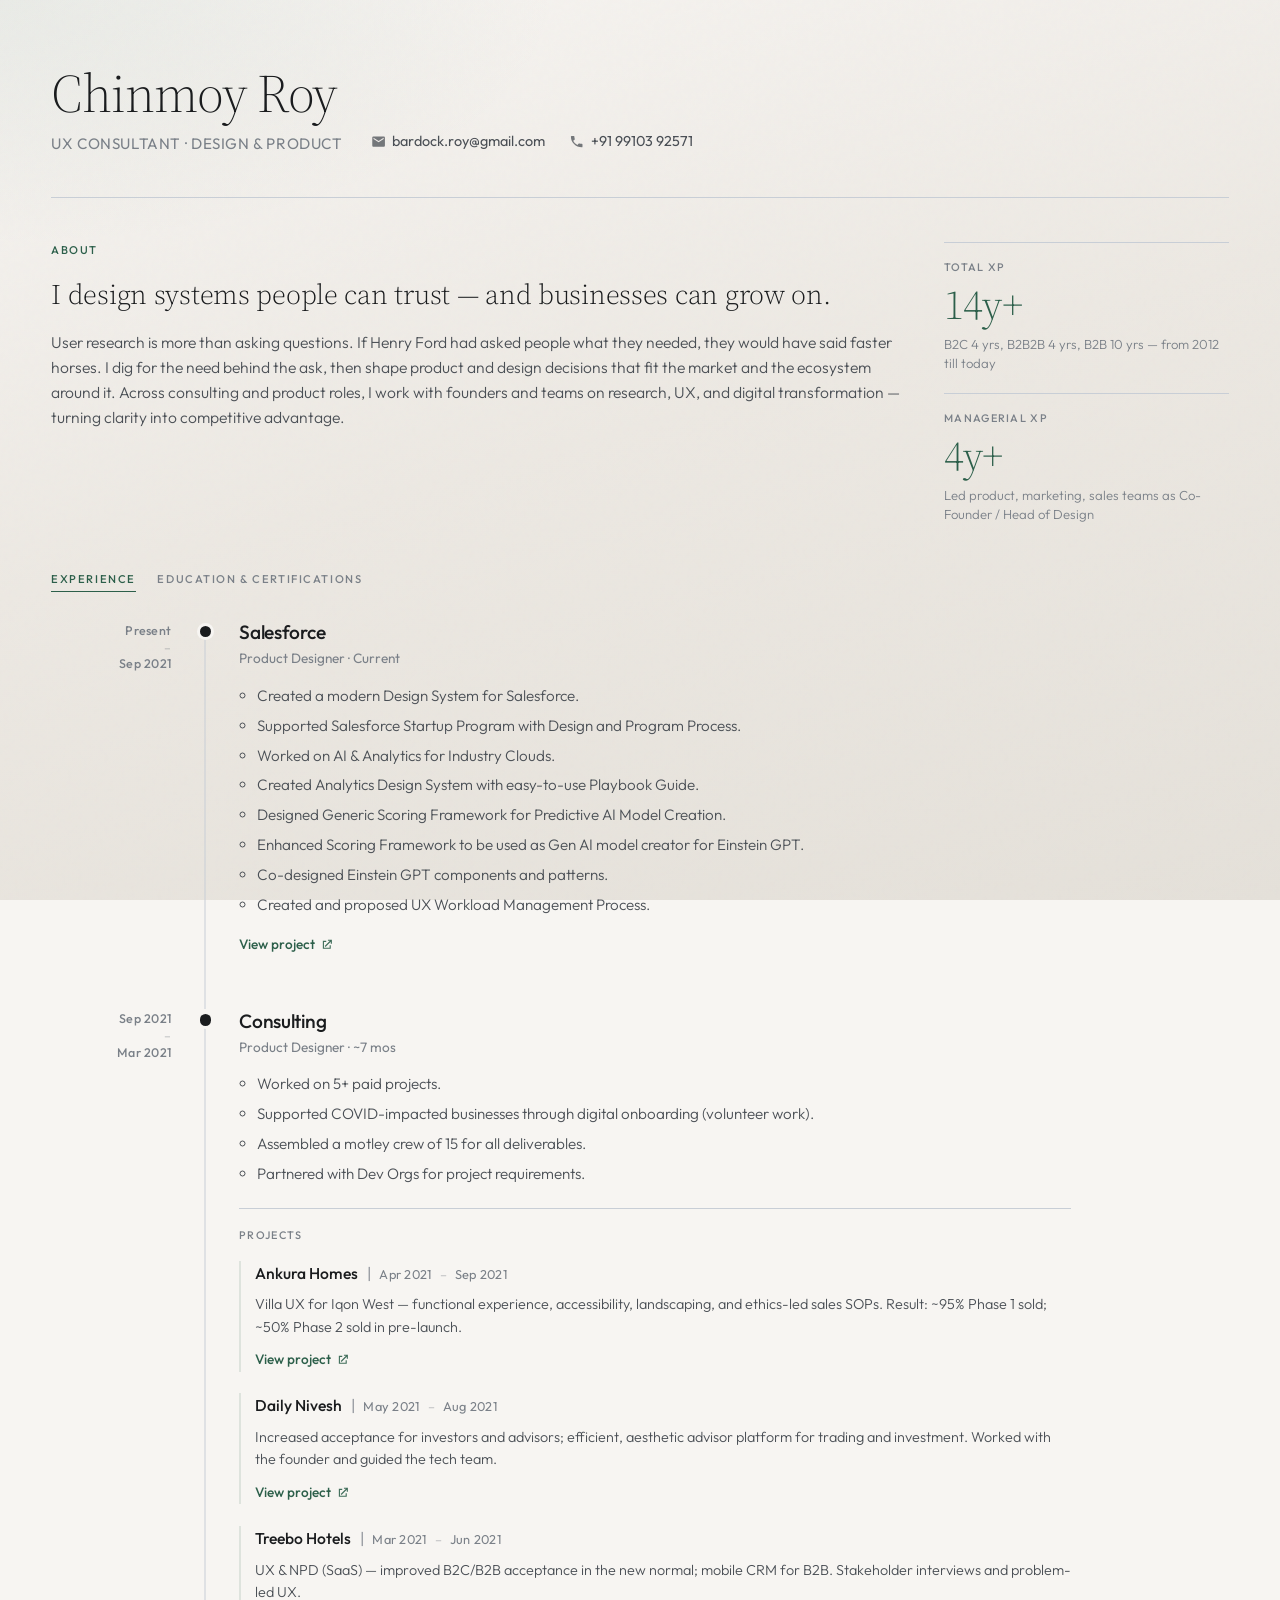
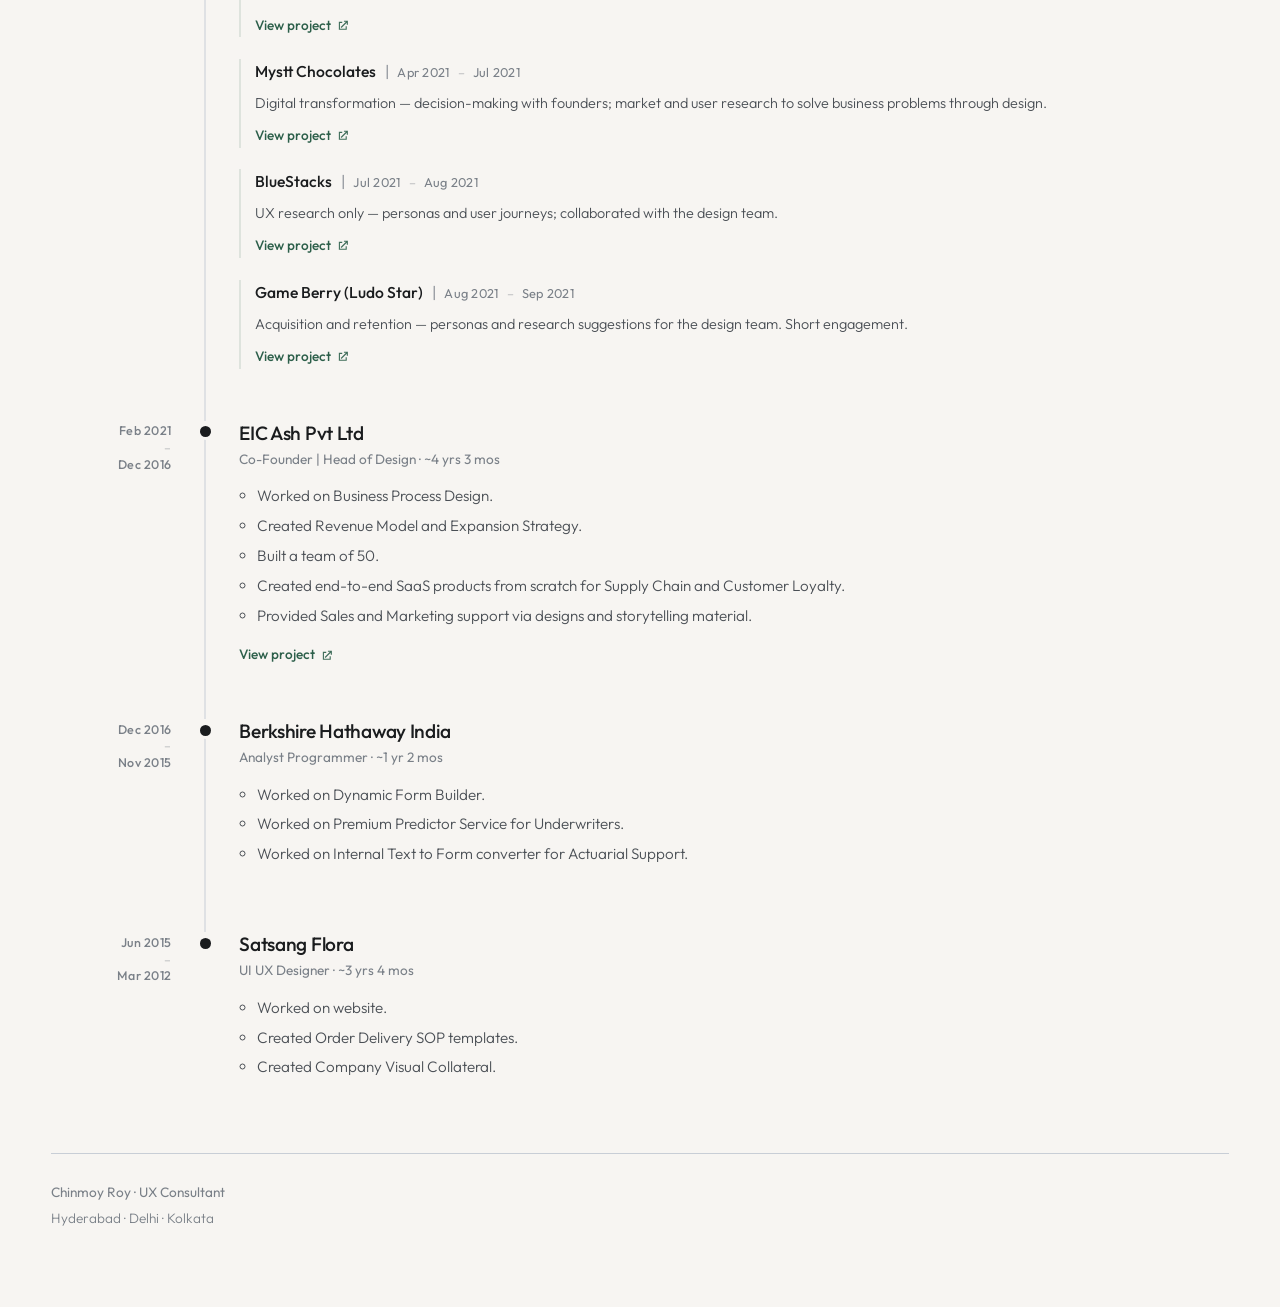
<file: index.html>
<!DOCTYPE html>
<html lang="en">
<head>
  <meta charset="UTF-8" />
  <meta name="viewport" content="width=device-width, initial-scale=1" />
  <title>Chinmoy Roy — CV & Portfolio</title>
  <meta name="description" content="Chinmoy Roy — UX Consultant. CV and portfolio timeline." />
  <link rel="preconnect" href="https://fonts.googleapis.com" />
  <link rel="preconnect" href="https://fonts.gstatic.com" crossorigin />
  <link href="https://fonts.googleapis.com/css2?family=Outfit:wght@300;400;500;600&family=Source+Serif+4:opsz,wght@8..60,300;8..60,400&display=swap" rel="stylesheet" />
  <link rel="stylesheet" href="styles.css" />
</head>
<body>
  <div class="page-atmosphere" aria-hidden="true"></div>

  <main class="page">
    <header class="site-header reveal">
      <div class="identity">
        <h1 class="name">Chinmoy Roy</h1>
        <div class="identity-meta">
          <p class="role">UX Consultant · Design &amp; Product</p>
          <ul class="contact" aria-label="Contact">
            <li>
              <a href="mailto:bardock.roy@gmail.com">
                <svg class="icon" viewBox="0 0 24 24" aria-hidden="true"><path fill="currentColor" d="M20 4H4c-1.1 0-2 .9-2 2v12c0 1.1.9 2 2 2h16c1.1 0 2-.9 2-2V6c0-1.1-.9-2-2-2zm0 4-8 5L4 8V6l8 5 8-5v2z"/></svg>
                bardock.roy@gmail.com
              </a>
            </li>
            <li>
              <a href="tel:+919910392571">
                <svg class="icon" viewBox="0 0 24 24" aria-hidden="true"><path fill="currentColor" d="M6.6 10.8c1.4 2.8 3.8 5.1 6.6 6.6l2.2-2.2c.3-.3.7-.4 1.1-.3 1.2.4 2.5.6 3.8.6.6 0 1 .4 1 1V20c0 .6-.4 1-1 1C10.6 21 3 13.4 3 4c0-.6.4-1 1-1h3.5c.6 0 1 .4 1 1 0 1.3.2 2.6.6 3.8.1.4 0 .8-.3 1.1L6.6 10.8z"/></svg>
                +91 99103 92571
              </a>
            </li>
          </ul>
        </div>
      </div>
    </header>

    <!-- Edit this philosophy copy anytime -->
    <section class="intro reveal" aria-labelledby="intro-heading">
      <div class="intro-main">
        <h2 id="intro-heading" class="section-label">About</h2>
        <p class="intro-lead">I design systems people can trust — and businesses can grow on.</p>
        <p class="intro-body">
          User research is more than asking questions. If Henry Ford had asked people what they needed, they would have said faster horses. I dig for the need behind the ask, then shape product and design decisions that fit the market and the ecosystem around it.
          Across consulting and product roles, I work with founders and teams on research, UX, and digital transformation — turning clarity into competitive advantage.
        </p>
      </div>
      <aside class="intro-kpis" aria-label="Experience highlights">
        <div class="kpi">
          <p class="kpi-title">Total XP</p>
          <p class="kpi-value">14y+</p>
          <p class="kpi-insight">B2C 4 yrs, B2B2B 4 yrs, B2B 10 yrs — from 2012 till today</p>
        </div>
        <div class="kpi">
          <p class="kpi-title">Managerial XP</p>
          <p class="kpi-value">4y+</p>
          <p class="kpi-insight">Led product, marketing, sales teams as Co-Founder / Head of Design</p>
        </div>
      </aside>
    </section>

    <section class="resume-tabs" aria-label="Education and experience">
      <div class="tab-bar reveal" role="tablist" aria-label="Resume sections">
        <button
          type="button"
          class="tab is-active"
          role="tab"
          id="tab-experience"
          aria-selected="true"
          aria-controls="panel-experience"
          tabindex="0"
        >Experience</button>
        <button
          type="button"
          class="tab"
          role="tab"
          id="tab-education"
          aria-selected="false"
          aria-controls="panel-education"
          tabindex="-1"
        >Education &amp; Certifications</button>
      </div>

      <div
        class="tab-panel is-active"
        role="tabpanel"
        id="panel-experience"
        aria-labelledby="tab-experience"
      >
        <ol class="timeline">
          <li class="timeline-item reveal is-visible">
            <div class="timeline-date">
              <span>Present</span>
              <span class="date-dash">–</span>
              <time datetime="2021-09">Sep 2021</time>
            </div>
            <div class="timeline-marker" aria-hidden="true"></div>
            <div class="timeline-body">
              <h3 class="company">Salesforce</h3>
              <p class="meta">Product Designer · Current</p>
              <ul class="points">
                <li>Created a modern Design System for Salesforce.</li>
                <li>Supported Salesforce Startup Program with Design and Program Process.</li>
                <li>Worked on AI &amp; Analytics for Industry Clouds.</li>
                <li>Created Analytics Design System with easy-to-use Playbook Guide.</li>
                <li>Designed Generic Scoring Framework for Predictive AI Model Creation.</li>
                <li>Enhanced Scoring Framework to be used as Gen AI model creator for Einstein GPT.</li>
                <li>Co-designed Einstein GPT components and patterns.</li>
                <li>Created and proposed UX Workload Management Process.</li>
              </ul>
              <a class="project-link" href="https://chinmoyroy.com/portfolio/" target="_blank" rel="noopener noreferrer">
                View project
                <svg class="icon" viewBox="0 0 24 24" aria-hidden="true"><path fill="currentColor" d="M14 3h7v7h-2V6.4l-9.3 9.3-1.4-1.4L17.6 5H14V3zM5 5h6v2H7v10h10v-4h2v6H5V5z"/></svg>
              </a>
            </div>
          </li>

          <li class="timeline-item reveal is-visible">
            <div class="timeline-date">
              <time datetime="2021-09">Sep 2021</time>
              <span class="date-dash">–</span>
              <time datetime="2021-03">Mar 2021</time>
            </div>
            <div class="timeline-marker" aria-hidden="true"></div>
            <div class="timeline-body">
              <h3 class="company">Consulting</h3>
              <p class="meta">Product Designer · ~7 mos</p>
              <ul class="points">
                <li>Worked on 5+ paid projects.</li>
                <li>Supported COVID-impacted businesses through digital onboarding (volunteer work).</li>
                <li>Assembled a motley crew of 15 for all deliverables.</li>
                <li>Partnered with Dev Orgs for project requirements.</li>
              </ul>

              <div class="nested-projects">
                <h4 class="nested-heading">Projects</h4>

                <article class="nested-project">
                  <div class="project-header">
                    <h5 class="project-name">Ankura Homes</h5>
                    <span class="project-sep" aria-hidden="true">|</span>
                    <p class="project-dates">
                      <time datetime="2021-04">Apr 2021</time>
                      <span class="date-dash">–</span>
                      <time datetime="2021-09">Sep 2021</time>
                    </p>
                  </div>
                  <p class="project-blurb">Villa UX for Iqon West — functional experience, accessibility, landscaping, and ethics-led sales SOPs. Result: ~95% Phase 1 sold; ~50% Phase 2 sold in pre-launch.</p>
                  <a class="project-link" href="projects/ankura-iqon-west.html">
                    View project
                    <svg class="icon" viewBox="0 0 24 24" aria-hidden="true"><path fill="currentColor" d="M14 3h7v7h-2V6.4l-9.3 9.3-1.4-1.4L17.6 5H14V3zM5 5h6v2H7v10h10v-4h2v6H5V5z"/></svg>
                  </a>
                </article>

                <article class="nested-project">
                  <div class="project-header">
                    <h5 class="project-name">Daily Nivesh</h5>
                    <span class="project-sep" aria-hidden="true">|</span>
                    <p class="project-dates">
                      <time datetime="2021-05">May 2021</time>
                      <span class="date-dash">–</span>
                      <time datetime="2021-08">Aug 2021</time>
                    </p>
                  </div>
                  <p class="project-blurb">Increased acceptance for investors and advisors; efficient, aesthetic advisor platform for trading and investment. Worked with the founder and guided the tech team.</p>
                  <a class="project-link" href="https://chinmoyroy.com/portfolio/" target="_blank" rel="noopener noreferrer">
                    View project
                    <svg class="icon" viewBox="0 0 24 24" aria-hidden="true"><path fill="currentColor" d="M14 3h7v7h-2V6.4l-9.3 9.3-1.4-1.4L17.6 5H14V3zM5 5h6v2H7v10h10v-4h2v6H5V5z"/></svg>
                  </a>
                </article>

                <article class="nested-project">
                  <div class="project-header">
                    <h5 class="project-name">Treebo Hotels</h5>
                    <span class="project-sep" aria-hidden="true">|</span>
                    <p class="project-dates">
                      <time datetime="2021-03">Mar 2021</time>
                      <span class="date-dash">–</span>
                      <time datetime="2021-06">Jun 2021</time>
                    </p>
                  </div>
                  <p class="project-blurb">UX &amp; NPD (SaaS) — improved B2C/B2B acceptance in the new normal; mobile CRM for B2B. Stakeholder interviews and problem-led UX.</p>
                  <a class="project-link" href="https://chinmoyroy.com/portfolio/" target="_blank" rel="noopener noreferrer">
                    View project
                    <svg class="icon" viewBox="0 0 24 24" aria-hidden="true"><path fill="currentColor" d="M14 3h7v7h-2V6.4l-9.3 9.3-1.4-1.4L17.6 5H14V3zM5 5h6v2H7v10h10v-4h2v6H5V5z"/></svg>
                  </a>
                </article>

                <article class="nested-project">
                  <div class="project-header">
                    <h5 class="project-name">Mystt Chocolates</h5>
                    <span class="project-sep" aria-hidden="true">|</span>
                    <p class="project-dates">
                      <time datetime="2021-04">Apr 2021</time>
                      <span class="date-dash">–</span>
                      <time datetime="2021-07">Jul 2021</time>
                    </p>
                  </div>
                  <p class="project-blurb">Digital transformation — decision-making with founders; market and user research to solve business problems through design.</p>
                  <a class="project-link" href="https://chinmoyroy.com/portfolio/" target="_blank" rel="noopener noreferrer">
                    View project
                    <svg class="icon" viewBox="0 0 24 24" aria-hidden="true"><path fill="currentColor" d="M14 3h7v7h-2V6.4l-9.3 9.3-1.4-1.4L17.6 5H14V3zM5 5h6v2H7v10h10v-4h2v6H5V5z"/></svg>
                  </a>
                </article>

                <article class="nested-project">
                  <div class="project-header">
                    <h5 class="project-name">BlueStacks</h5>
                    <span class="project-sep" aria-hidden="true">|</span>
                    <p class="project-dates">
                      <time datetime="2021-07">Jul 2021</time>
                      <span class="date-dash">–</span>
                      <time datetime="2021-08">Aug 2021</time>
                    </p>
                  </div>
                  <p class="project-blurb">UX research only — personas and user journeys; collaborated with the design team.</p>
                  <a class="project-link" href="https://chinmoyroy.com/portfolio/" target="_blank" rel="noopener noreferrer">
                    View project
                    <svg class="icon" viewBox="0 0 24 24" aria-hidden="true"><path fill="currentColor" d="M14 3h7v7h-2V6.4l-9.3 9.3-1.4-1.4L17.6 5H14V3zM5 5h6v2H7v10h10v-4h2v6H5V5z"/></svg>
                  </a>
                </article>

                <article class="nested-project">
                  <div class="project-header">
                    <h5 class="project-name">Game Berry (Ludo Star)</h5>
                    <span class="project-sep" aria-hidden="true">|</span>
                    <p class="project-dates">
                      <time datetime="2021-08">Aug 2021</time>
                      <span class="date-dash">–</span>
                      <time datetime="2021-09">Sep 2021</time>
                    </p>
                  </div>
                  <p class="project-blurb">Acquisition and retention — personas and research suggestions for the design team. Short engagement.</p>
                  <a class="project-link" href="https://chinmoyroy.com/portfolio/" target="_blank" rel="noopener noreferrer">
                    View project
                    <svg class="icon" viewBox="0 0 24 24" aria-hidden="true"><path fill="currentColor" d="M14 3h7v7h-2V6.4l-9.3 9.3-1.4-1.4L17.6 5H14V3zM5 5h6v2H7v10h10v-4h2v6H5V5z"/></svg>
                  </a>
                </article>
              </div>
            </div>
          </li>

          <li class="timeline-item reveal is-visible">
            <div class="timeline-date">
              <time datetime="2021-02">Feb 2021</time>
              <span class="date-dash">–</span>
              <time datetime="2016-12">Dec 2016</time>
            </div>
            <div class="timeline-marker" aria-hidden="true"></div>
            <div class="timeline-body">
              <h3 class="company">EIC Ash Pvt Ltd</h3>
              <p class="meta">Co-Founder | Head of Design · ~4 yrs 3 mos</p>
              <ul class="points">
                <li>Worked on Business Process Design.</li>
                <li>Created Revenue Model and Expansion Strategy.</li>
                <li>Built a team of 50.</li>
                <li>Created end-to-end SaaS products from scratch for Supply Chain and Customer Loyalty.</li>
                <li>Provided Sales and Marketing support via designs and storytelling material.</li>
              </ul>
              <a class="project-link" href="https://chinmoyroy.com/portfolio/" target="_blank" rel="noopener noreferrer">
                View project
                <svg class="icon" viewBox="0 0 24 24" aria-hidden="true"><path fill="currentColor" d="M14 3h7v7h-2V6.4l-9.3 9.3-1.4-1.4L17.6 5H14V3zM5 5h6v2H7v10h10v-4h2v6H5V5z"/></svg>
              </a>
            </div>
          </li>

          <li class="timeline-item reveal is-visible">
            <div class="timeline-date">
              <time datetime="2016-12">Dec 2016</time>
              <span class="date-dash">–</span>
              <time datetime="2015-11">Nov 2015</time>
            </div>
            <div class="timeline-marker" aria-hidden="true"></div>
            <div class="timeline-body">
              <h3 class="company">Berkshire Hathaway India</h3>
              <p class="meta">Analyst Programmer · ~1 yr 2 mos</p>
              <ul class="points">
                <li>Worked on Dynamic Form Builder.</li>
                <li>Worked on Premium Predictor Service for Underwriters.</li>
                <li>Worked on Internal Text to Form converter for Actuarial Support.</li>
              </ul>
            </div>
          </li>

          <li class="timeline-item reveal is-visible">
            <div class="timeline-date">
              <time datetime="2015-06">Jun 2015</time>
              <span class="date-dash">–</span>
              <time datetime="2012-03">Mar 2012</time>
            </div>
            <div class="timeline-marker" aria-hidden="true"></div>
            <div class="timeline-body">
              <h3 class="company">Satsang Flora</h3>
              <p class="meta">UI UX Designer · ~3 yrs 4 mos</p>
              <ul class="points">
                <li>Worked on website.</li>
                <li>Created Order Delivery SOP templates.</li>
                <li>Created Company Visual Collateral.</li>
              </ul>
            </div>
          </li>
        </ol>
      </div>

      <div
        class="tab-panel"
        role="tabpanel"
        id="panel-education"
        aria-labelledby="tab-education"
        hidden
      >
        <ol class="timeline">
          <li class="timeline-item reveal is-visible">
            <div class="timeline-date">
              <time datetime="2022">2022</time>
              <span class="date-dash">–</span>
              <time datetime="2021">2021</time>
            </div>
            <div class="timeline-marker" aria-hidden="true"></div>
            <div class="timeline-body">
              <h3 class="company">Salesforce</h3>
              <ul class="points">
                <li>UX Design Certification</li>
                <li>Strategy Design Certification</li>
                <li>All Stars Ranger</li>
                <li>Impact Trailblazer</li>
              </ul>
            </div>
          </li>
          <li class="timeline-item reveal is-visible">
            <div class="timeline-date">
              <time datetime="2022">2022</time>
              <span class="date-dash">–</span>
              <time datetime="2020">2020</time>
            </div>
            <div class="timeline-marker" aria-hidden="true"></div>
            <div class="timeline-body">
              <h3 class="company">NMIMS, Mumbai</h3>
              <p class="meta">Banking and Finance</p>
            </div>
          </li>
          <li class="timeline-item reveal is-visible">
            <div class="timeline-date">
              <time datetime="2015">2015</time>
              <span class="date-dash">–</span>
              <time datetime="2011">2011</time>
            </div>
            <div class="timeline-marker" aria-hidden="true"></div>
            <div class="timeline-body">
              <h3 class="company">BVCOE, Delhi</h3>
              <p class="meta">Instrumentation and Control Engg</p>
            </div>
          </li>
        </ol>
      </div>
    </section>

    <footer class="site-footer reveal">
      <p>Chinmoy Roy · UX Consultant</p>
      <p class="footer-note">Hyderabad · Delhi · Kolkata</p>
    </footer>
  </main>

  <script>
    (function () {
      var nodes = document.querySelectorAll(".reveal");
      if (!("IntersectionObserver" in window)) {
        nodes.forEach(function (el) { el.classList.add("is-visible"); });
      } else {
        var io = new IntersectionObserver(
          function (entries) {
            entries.forEach(function (entry) {
              if (entry.isIntersecting) {
                entry.target.classList.add("is-visible");
                io.unobserve(entry.target);
              }
            });
          },
          { threshold: 0.12, rootMargin: "0px 0px -40px 0px" }
        );
        nodes.forEach(function (el) { io.observe(el); });
      }

      var tabs = Array.prototype.slice.call(document.querySelectorAll('[role="tab"]'));
      var panels = {
        "tab-education": document.getElementById("panel-education"),
        "tab-experience": document.getElementById("panel-experience")
      };

      function activateTab(tab) {
        tabs.forEach(function (t) {
          var selected = t === tab;
          t.classList.toggle("is-active", selected);
          t.setAttribute("aria-selected", selected ? "true" : "false");
          t.setAttribute("tabindex", selected ? "0" : "-1");
          var panel = panels[t.id];
          if (!panel) return;
          panel.classList.toggle("is-active", selected);
          if (selected) {
            panel.removeAttribute("hidden");
            panel.querySelectorAll(".timeline-item.reveal").forEach(function (item) {
              item.classList.add("is-visible");
            });
          } else {
            panel.setAttribute("hidden", "");
          }
        });
      }

      tabs.forEach(function (tab) {
        tab.addEventListener("click", function () { activateTab(tab); });
        tab.addEventListener("keydown", function (e) {
          var i = tabs.indexOf(tab);
          var next = null;
          if (e.key === "ArrowRight" || e.key === "ArrowDown") next = tabs[(i + 1) % tabs.length];
          if (e.key === "ArrowLeft" || e.key === "ArrowUp") next = tabs[(i - 1 + tabs.length) % tabs.length];
          if (e.key === "Home") next = tabs[0];
          if (e.key === "End") next = tabs[tabs.length - 1];
          if (next) {
            e.preventDefault();
            next.focus();
            activateTab(next);
          }
        });
      });
    })();
  </script>
</body>
</html>
</file>
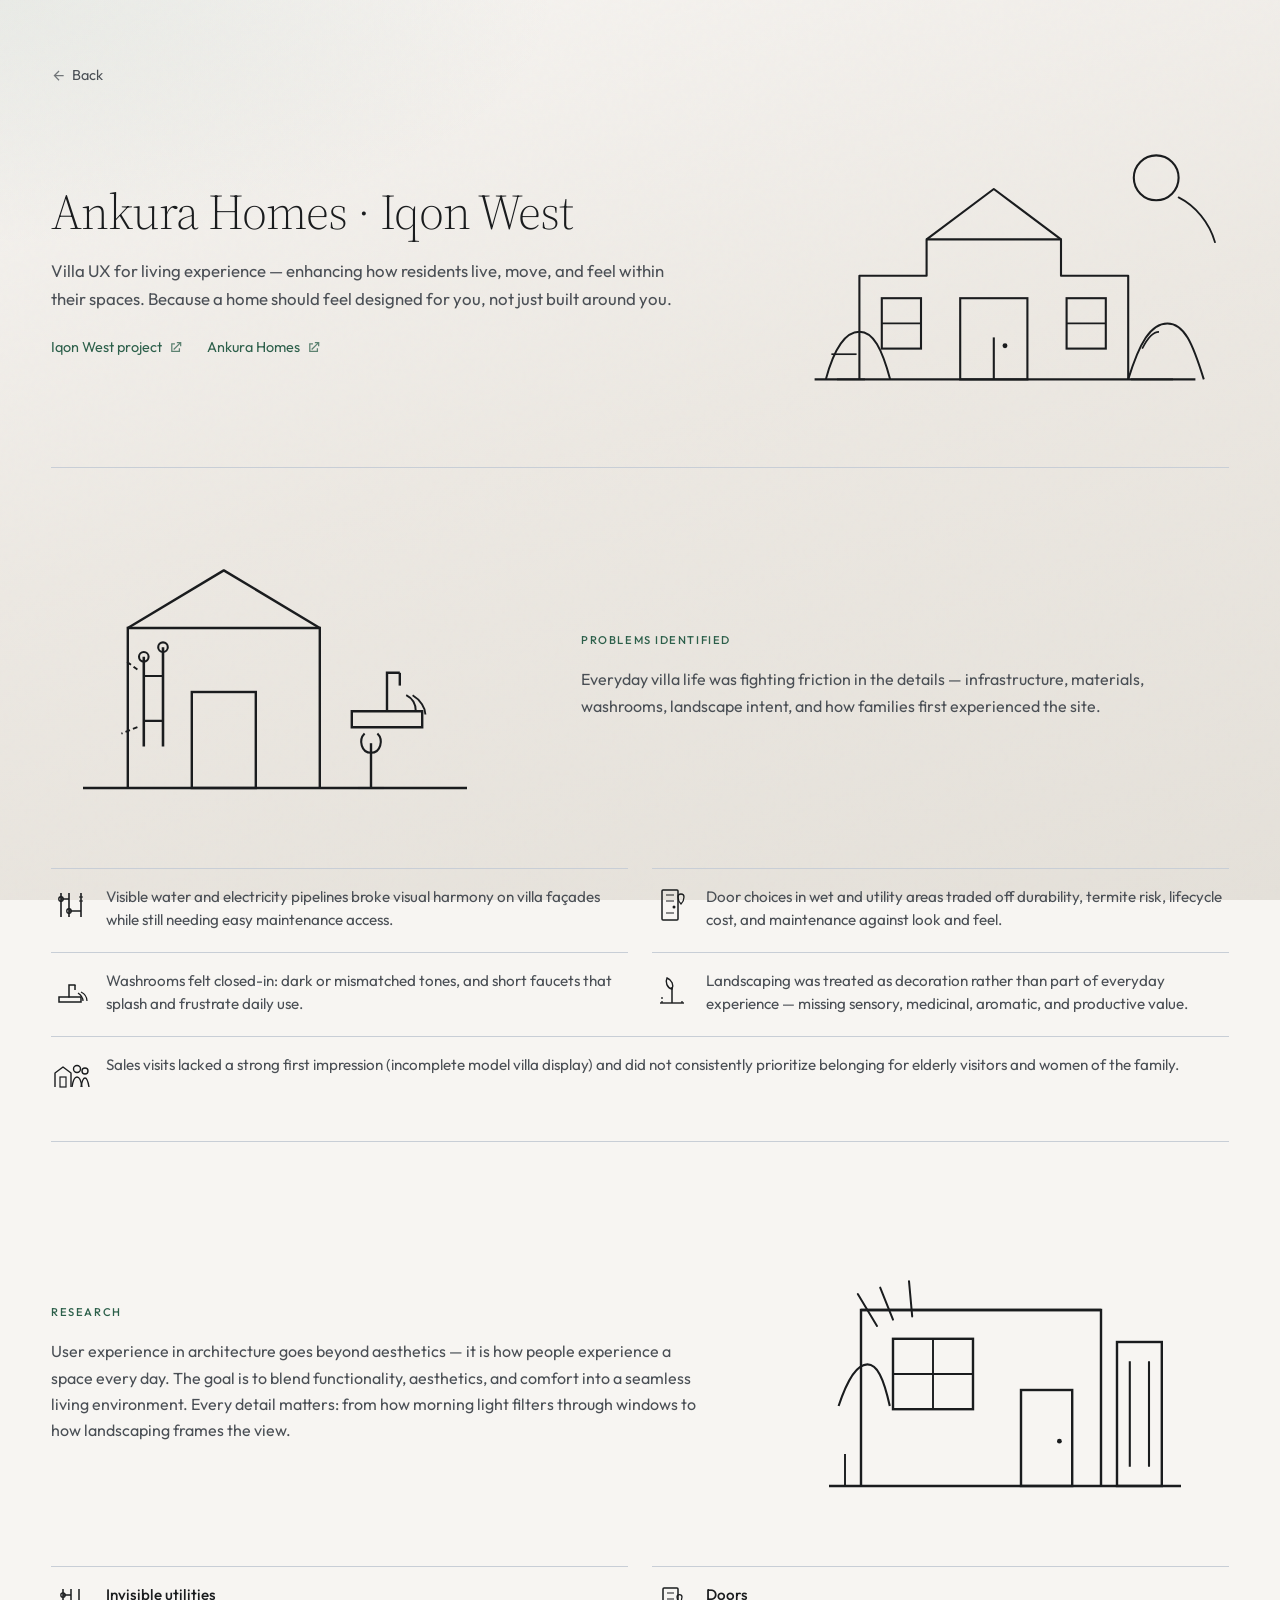
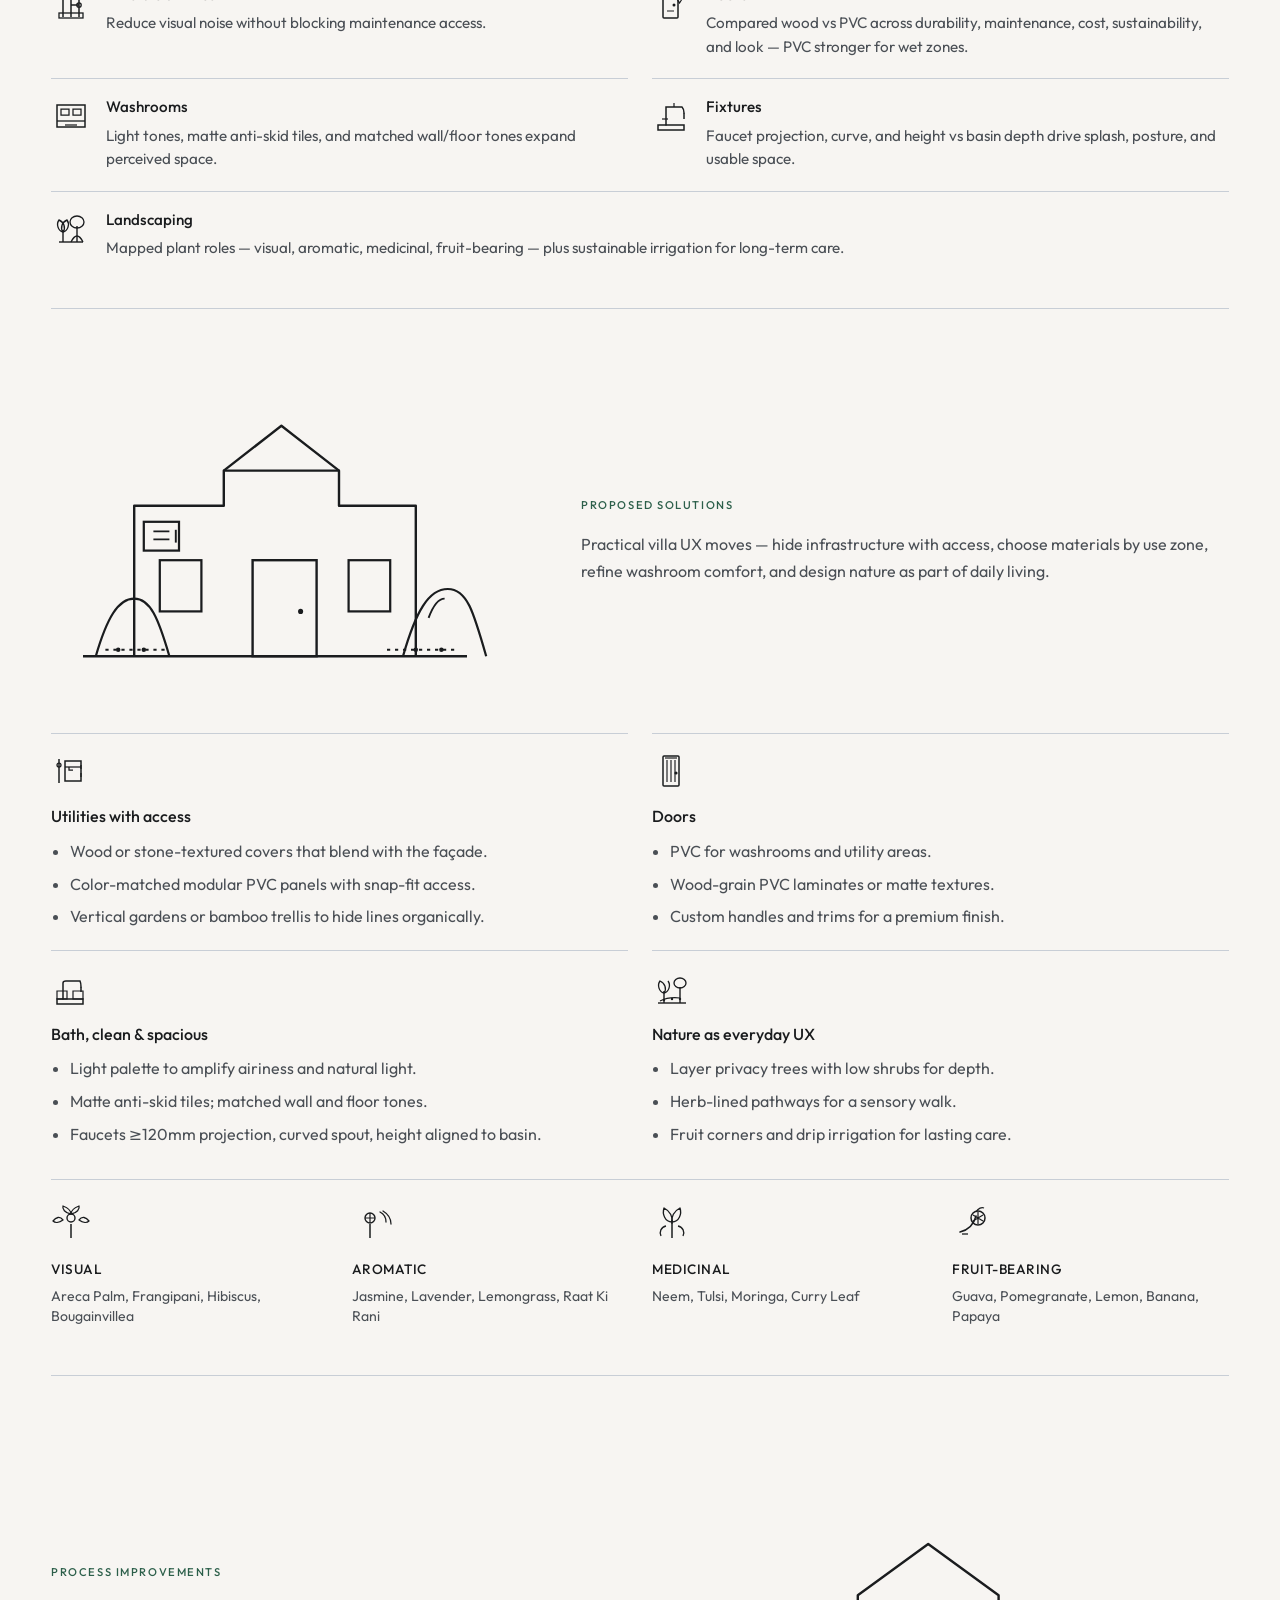
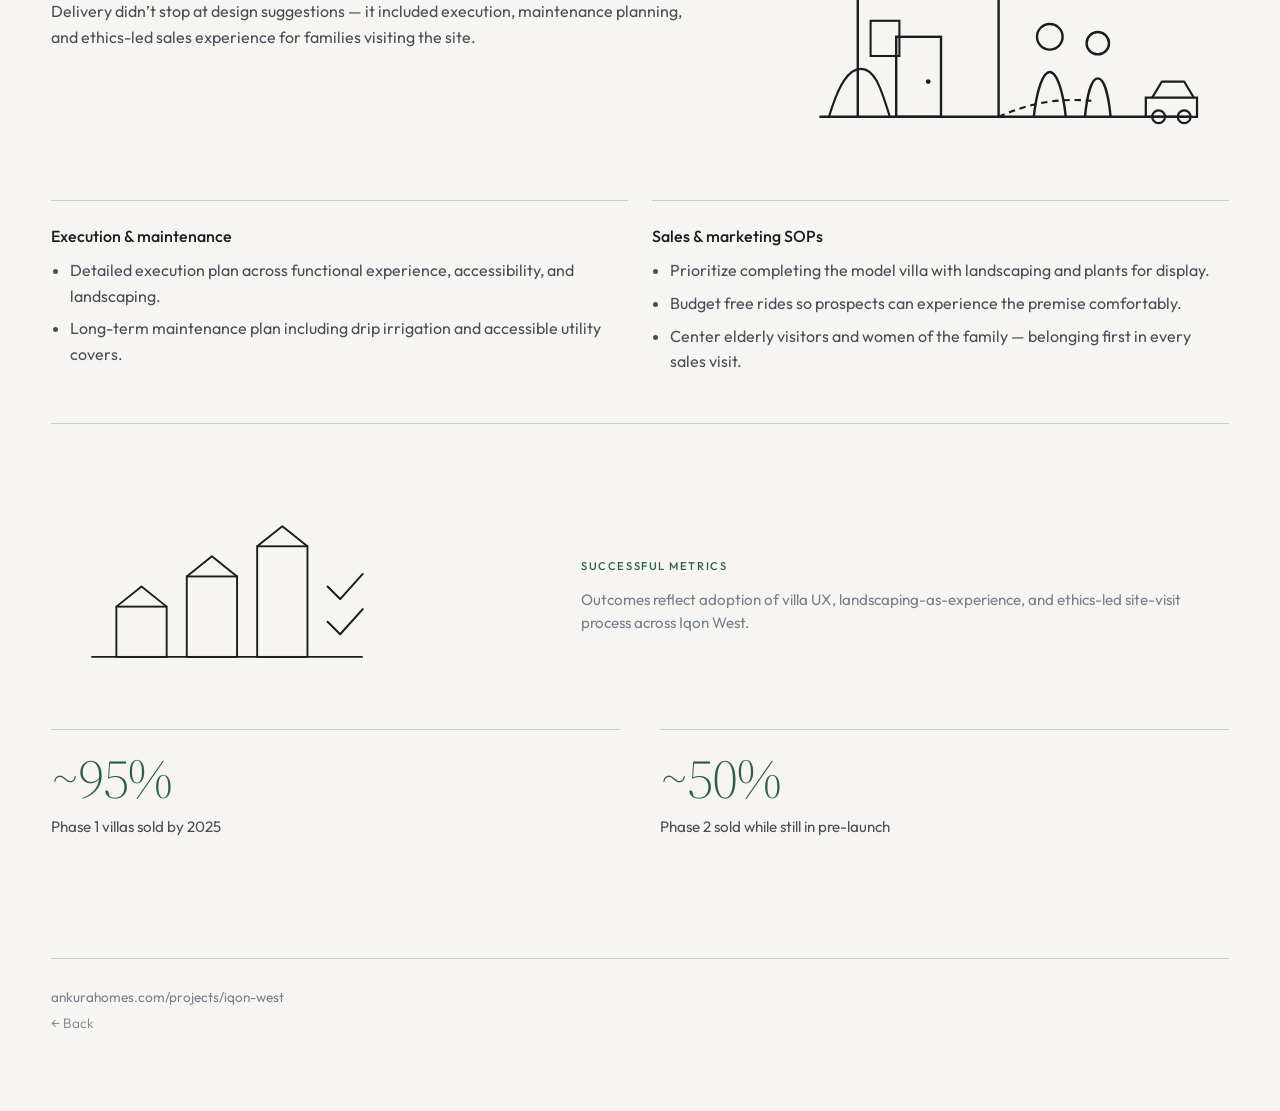
<file: projects/ankura-iqon-west.html>
<!DOCTYPE html>
<html lang="en">
<head>
  <meta charset="UTF-8" />
  <meta name="viewport" content="width=device-width, initial-scale=1" />
  <title>Ankura Homes · Iqon West — Villa UX</title>
  <meta name="description" content="Villa UX consulting for Ankura Homes Iqon West — functional experience, accessibility, landscaping, and sales process." />
  <link rel="preconnect" href="https://fonts.googleapis.com" />
  <link rel="preconnect" href="https://fonts.gstatic.com" crossorigin />
  <link href="https://fonts.googleapis.com/css2?family=Outfit:wght@300;400;500;600&family=Source+Serif+4:opsz,wght@8..60,300;8..60,400&display=swap" rel="stylesheet" />
  <link rel="stylesheet" href="../styles.css" />
</head>
<body>
  <div class="page-atmosphere" aria-hidden="true"></div>

  <main class="page case-page">
    <nav class="case-nav reveal">
      <a class="back-link" href="../index.html">
        <svg class="icon" viewBox="0 0 24 24" aria-hidden="true"><path fill="currentColor" d="M20 11H7.8l5.6-5.6L12 4l-8 8 8 8 1.4-1.4L7.8 13H20v-2z"/></svg>
        Back
      </a>
    </nav>

    <header class="case-hero case-story reveal">
      <div class="case-story-copy">
        <h1 class="case-title">Ankura Homes · Iqon West</h1>
        <p class="case-lead">Villa UX for living experience — enhancing how residents live, move, and feel within their spaces. Because a home should feel designed for you, not just built around you.</p>
        <ul class="case-links" aria-label="Project links">
          <li>
            <a href="https://www.ankurahomes.com/projects/iqon-west" target="_blank" rel="noopener noreferrer">
              Iqon West project
              <svg class="icon" viewBox="0 0 24 24" aria-hidden="true"><path fill="currentColor" d="M14 3h7v7h-2V6.4l-9.3 9.3-1.4-1.4L17.6 5H14V3zM5 5h6v2H7v10h10v-4h2v6H5V5z"/></svg>
            </a>
          </li>
          <li>
            <a href="https://www.ankurahomes.com/" target="_blank" rel="noopener noreferrer">
              Ankura Homes
              <svg class="icon" viewBox="0 0 24 24" aria-hidden="true"><path fill="currentColor" d="M14 3h7v7h-2V6.4l-9.3 9.3-1.4-1.4L17.6 5H14V3zM5 5h6v2H7v10h10v-4h2v6H5V5z"/></svg>
            </a>
          </li>
        </ul>
      </div>
      <!-- Hero: contemporary villa elevation + landscaping + sun -->
      <figure class="case-illust" aria-hidden="true">
        <svg viewBox="0 0 320 220" fill="none" xmlns="http://www.w3.org/2000/svg">
          <circle cx="268" cy="42" r="16" stroke="currentColor" stroke-width="1.5"/>
          <path d="M284 56c12 6 22 18 26 32" stroke="currentColor" stroke-width="1.25" stroke-linecap="round"/>
          <path d="M24 186h272" stroke="currentColor" stroke-width="1.5"/>
          <!-- main villa -->
          <path d="M56 186V112h48V86h96v26h48v74" stroke="currentColor" stroke-width="1.5" stroke-linejoin="round"/>
          <path d="M104 86l48-36 48 36" stroke="currentColor" stroke-width="1.5" stroke-linejoin="round"/>
          <rect x="128" y="128" width="48" height="58" stroke="currentColor" stroke-width="1.5"/>
          <path d="M152 186v-30" stroke="currentColor" stroke-width="1.5"/>
          <circle cx="160" cy="162" r="1.75" fill="currentColor"/>
          <rect x="72" y="128" width="28" height="36" stroke="currentColor" stroke-width="1.5"/>
          <path d="M72 146h28" stroke="currentColor" stroke-width="1.25"/>
          <rect x="204" y="128" width="28" height="36" stroke="currentColor" stroke-width="1.5"/>
          <path d="M204 146h28" stroke="currentColor" stroke-width="1.25"/>
          <!-- planter beds -->
          <path d="M32 186c6-22 14-34 24-34s16 12 22 34" stroke="currentColor" stroke-width="1.4"/>
          <path d="M36 168h18" stroke="currentColor" stroke-width="1.2"/>
          <path d="M248 186c8-26 16-40 28-40s18 14 26 40" stroke="currentColor" stroke-width="1.4"/>
          <path d="M258 164c4-8 8-12 12-12" stroke="currentColor" stroke-width="1.2"/>
          <path d="M40 186h20M250 186h30" stroke="currentColor" stroke-width="1.25"/>
        </svg>
      </figure>
    </header>

    <section class="case-section reveal" aria-labelledby="problems-heading">
      <div class="case-story reverse">
        <div class="case-story-copy">
          <h2 id="problems-heading" class="section-label">Problems identified</h2>
          <p class="case-body">Everyday villa life was fighting friction in the details — infrastructure, materials, washrooms, landscape intent, and how families first experienced the site.</p>
        </div>
        <!-- Problems: façade with exposed pipes, splash basin, bare plant stub -->
        <figure class="case-illust" aria-hidden="true">
          <svg viewBox="0 0 280 200" fill="none" xmlns="http://www.w3.org/2000/svg">
            <path d="M20 170h240" stroke="currentColor" stroke-width="1.5"/>
            <path d="M48 170V70h120v100" stroke="currentColor" stroke-width="1.5"/>
            <path d="M48 70l60-36 60 36" stroke="currentColor" stroke-width="1.5" stroke-linejoin="round"/>
            <rect x="88" y="110" width="40" height="60" stroke="currentColor" stroke-width="1.5"/>
            <!-- exposed pipes on façade -->
            <path d="M58 88v56M70 82v62" stroke="currentColor" stroke-width="1.6"/>
            <path d="M58 100h12M58 128h12" stroke="currentColor" stroke-width="1.4"/>
            <circle cx="58" cy="88" r="3" stroke="currentColor" stroke-width="1.3"/>
            <circle cx="70" cy="82" r="3" stroke="currentColor" stroke-width="1.3"/>
            <path d="M54 96l-8-6M54 132l-10 4" stroke="currentColor" stroke-width="1.2" stroke-dasharray="3 2"/>
            <!-- short faucet splash -->
            <path d="M188 122h44v10H188z" stroke="currentColor" stroke-width="1.5"/>
            <path d="M210 122V98h8" stroke="currentColor" stroke-width="1.5"/>
            <path d="M218 98v8" stroke="currentColor" stroke-width="1.5"/>
            <path d="M222 112c4 2 6 6 6 10M226 112c5 3 8 8 8 12" stroke="currentColor" stroke-width="1.2"/>
            <!-- unfinished plant stub -->
            <path d="M200 170v-28" stroke="currentColor" stroke-width="1.5"/>
            <path d="M200 148c-6 0-8-8-4-12M200 148c6 0 8-8 4-12" stroke="currentColor" stroke-width="1.3"/>
            <path d="M192 170h16" stroke="currentColor" stroke-width="1.3"/>
          </svg>
        </figure>
      </div>
      <ul class="problem-grid">
        <li class="problem-item">
          <span class="spot-icon" aria-hidden="true">
            <!-- pipes + valves -->
            <svg viewBox="0 0 40 40" fill="none"><path d="M10 8v24M18 8v24M30 8v24" stroke="currentColor" stroke-width="1.6"/><path d="M10 14h8M18 26h12" stroke="currentColor" stroke-width="1.4"/><circle cx="10" cy="14" r="2.25" stroke="currentColor" stroke-width="1.3"/><circle cx="18" cy="26" r="2.25" stroke="currentColor" stroke-width="1.3"/><path d="M28 12h4M28 16h4" stroke="currentColor" stroke-width="1.2"/></svg>
          </span>
          <p>Visible water and electricity pipelines broke visual harmony on villa façades while still needing easy maintenance access.</p>
        </li>
        <li class="problem-item">
          <span class="spot-icon" aria-hidden="true">
            <!-- door + water droplet (wet zone) -->
            <svg viewBox="0 0 40 40" fill="none"><rect x="10" y="5" width="16" height="30" rx="1" stroke="currentColor" stroke-width="1.5"/><path d="M14 10h8M14 16h8M14 28h8" stroke="currentColor" stroke-width="1.2"/><circle cx="22" cy="22" r="1.5" fill="currentColor"/><path d="M32 12c0 4-3 7-3 7s-3-3-3-7a3 3 0 016 0z" stroke="currentColor" stroke-width="1.3" stroke-linejoin="round"/></svg>
          </span>
          <p>Door choices in wet and utility areas traded off durability, termite risk, lifecycle cost, and maintenance against look and feel.</p>
        </li>
        <li class="problem-item">
          <span class="spot-icon" aria-hidden="true">
            <!-- short faucet + splash -->
            <svg viewBox="0 0 40 40" fill="none"><path d="M8 28h22v5H8z" stroke="currentColor" stroke-width="1.5"/><path d="M18 28V16h6" stroke="currentColor" stroke-width="1.5" stroke-linecap="round"/><path d="M24 16v5" stroke="currentColor" stroke-width="1.5"/><path d="M27 24c3 2 5 5 5 8M30 23c4 2 6 6 6 9" stroke="currentColor" stroke-width="1.25"/></svg>
          </span>
          <p>Washrooms felt closed-in: dark or mismatched tones, and short faucets that splash and frustrate daily use.</p>
        </li>
        <li class="problem-item">
          <span class="spot-icon" aria-hidden="true">
            <!-- sparse / decorative-only planting -->
            <svg viewBox="0 0 40 40" fill="none"><path d="M20 34V18" stroke="currentColor" stroke-width="1.5"/><path d="M20 20c-5-1-7-7-5-11 5 2 7 7 5 11z" stroke="currentColor" stroke-width="1.4"/><path d="M8 34h24" stroke="currentColor" stroke-width="1.4"/><path d="M10 34v-6M30 34v-4" stroke="currentColor" stroke-width="1.3" stroke-dasharray="2 2"/></svg>
          </span>
          <p>Landscaping was treated as decoration rather than part of everyday experience — missing sensory, medicinal, aromatic, and productive value.</p>
        </li>
        <li class="problem-item problem-item-wide">
          <span class="spot-icon" aria-hidden="true">
            <!-- elder + adult by house -->
            <svg viewBox="0 0 40 40" fill="none"><path d="M4 34V20l8-6 8 6v14" stroke="currentColor" stroke-width="1.4" stroke-linejoin="round"/><rect x="9" y="24" width="6" height="10" stroke="currentColor" stroke-width="1.2"/><circle cx="26" cy="16" r="3.5" stroke="currentColor" stroke-width="1.4"/><path d="M21 34c1-7 3-10 5-10s4 3 5 10" stroke="currentColor" stroke-width="1.4"/><circle cx="34" cy="18" r="3" stroke="currentColor" stroke-width="1.4"/><path d="M30 34c1-6 2.5-9 4-9s3 3 4 9" stroke="currentColor" stroke-width="1.4"/></svg>
          </span>
          <p>Sales visits lacked a strong first impression (incomplete model villa display) and did not consistently prioritize belonging for elderly visitors and women of the family.</p>
        </li>
      </ul>
    </section>

    <section class="case-section reveal" aria-labelledby="research-heading">
      <div class="case-story">
        <div class="case-story-copy">
          <h2 id="research-heading" class="section-label">Research</h2>
          <p class="case-body">
            User experience in architecture goes beyond aesthetics — it is how people experience a space every day. The goal is to blend functionality, aesthetics, and comfort into a seamless living environment. Every detail matters: from how morning light filters through windows to how landscaping frames the view.
          </p>
        </div>
        <!-- Research: cutaway room, light rays, garden view, utility shaft, interior door -->
        <figure class="case-illust" aria-hidden="true">
          <svg viewBox="0 0 280 200" fill="none" xmlns="http://www.w3.org/2000/svg">
            <path d="M30 170h220" stroke="currentColor" stroke-width="1.5"/>
            <!-- room cutaway -->
            <path d="M50 170V60h150v110" stroke="currentColor" stroke-width="1.5"/>
            <path d="M50 60h150" stroke="currentColor" stroke-width="1.5"/>
            <!-- window + light rays -->
            <rect x="70" y="78" width="50" height="44" stroke="currentColor" stroke-width="1.5"/>
            <path d="M95 78v44M70 100h50" stroke="currentColor" stroke-width="1.2"/>
            <path d="M60 70L48 50M70 66L62 46M82 64L80 42" stroke="currentColor" stroke-width="1.25" stroke-linecap="round"/>
            <!-- interior door -->
            <rect x="150" y="110" width="32" height="60" stroke="currentColor" stroke-width="1.5"/>
            <circle cx="174" cy="142" r="1.5" fill="currentColor"/>
            <!-- utility shaft -->
            <rect x="210" y="80" width="28" height="90" stroke="currentColor" stroke-width="1.5"/>
            <path d="M218 92v66M230 92v66" stroke="currentColor" stroke-width="1.3"/>
            <!-- garden outside window -->
            <path d="M36 120c6-18 12-26 18-26s10 8 14 26" stroke="currentColor" stroke-width="1.3"/>
            <path d="M40 170v-20" stroke="currentColor" stroke-width="1.2"/>
          </svg>
        </figure>
      </div>
      <ul class="research-grid">
        <li>
          <span class="spot-icon" aria-hidden="true">
            <svg viewBox="0 0 40 40" fill="none"><path d="M12 6v28M20 6v28M28 6v28" stroke="currentColor" stroke-width="1.5"/><path d="M12 12h8M20 22h8" stroke="currentColor" stroke-width="1.35"/><circle cx="12" cy="12" r="2.2" stroke="currentColor" stroke-width="1.3"/><circle cx="28" cy="22" r="2.2" stroke="currentColor" stroke-width="1.3"/><rect x="8" y="30" width="24" height="5" stroke="currentColor" stroke-width="1.3"/></svg>
          </span>
          <div>
            <h3 class="tile-title">Invisible utilities</h3>
            <p>Reduce visual noise without blocking maintenance access.</p>
          </div>
        </li>
        <li>
          <span class="spot-icon" aria-hidden="true">
            <svg viewBox="0 0 40 40" fill="none"><rect x="11" y="5" width="15" height="30" rx="1" stroke="currentColor" stroke-width="1.5"/><path d="M15 10h7M15 16h7M15 28h7" stroke="currentColor" stroke-width="1.2"/><circle cx="22" cy="22" r="1.5" fill="currentColor"/><path d="M30 14c0 3.5-2.5 6-2.5 6s-2.5-2.5-2.5-6a2.5 2.5 0 015 0z" stroke="currentColor" stroke-width="1.25"/></svg>
          </span>
          <div>
            <h3 class="tile-title">Doors</h3>
            <p>Compared wood vs PVC across durability, maintenance, cost, sustainability, and look — PVC stronger for wet zones.</p>
          </div>
        </li>
        <li>
          <span class="spot-icon" aria-hidden="true">
            <svg viewBox="0 0 40 40" fill="none"><rect x="6" y="10" width="28" height="22" stroke="currentColor" stroke-width="1.5"/><path d="M6 26h28" stroke="currentColor" stroke-width="1.3"/><path d="M10 14h8v6h-8zM22 14h8v6h-8z" stroke="currentColor" stroke-width="1.25"/><path d="M14 30h12" stroke="currentColor" stroke-width="1.25"/></svg>
          </span>
          <div>
            <h3 class="tile-title">Washrooms</h3>
            <p>Light tones, matte anti-skid tiles, and matched wall/floor tones expand perceived space.</p>
          </div>
        </li>
        <li>
          <span class="spot-icon" aria-hidden="true">
            <!-- elongated faucet ≥120mm -->
            <svg viewBox="0 0 40 40" fill="none"><path d="M6 30h26v5H6z" stroke="currentColor" stroke-width="1.5"/><path d="M14 30V12h16c0 0 2 2 2 6" stroke="currentColor" stroke-width="1.5" stroke-linecap="round"/><path d="M32 18v6" stroke="currentColor" stroke-width="1.5"/><path d="M10 24h6" stroke="currentColor" stroke-width="1.2"/><path d="M22 8v4" stroke="currentColor" stroke-width="1.2"/></svg>
          </span>
          <div>
            <h3 class="tile-title">Fixtures</h3>
            <p>Faucet projection, curve, and height vs basin depth drive splash, posture, and usable space.</p>
          </div>
        </li>
        <li class="research-wide">
          <span class="spot-icon" aria-hidden="true">
            <svg viewBox="0 0 40 40" fill="none"><path d="M8 34h24" stroke="currentColor" stroke-width="1.4"/><path d="M12 34V22" stroke="currentColor" stroke-width="1.4"/><path d="M12 24c-5-1-7-8-4-12 5 2 7 8 4 12zM12 24c5-1 7-8 4-12-5 2-7 8-4 12z" stroke="currentColor" stroke-width="1.35"/><path d="M26 34V18" stroke="currentColor" stroke-width="1.4"/><ellipse cx="26" cy="14" rx="7" ry="6" stroke="currentColor" stroke-width="1.35"/><path d="M20 34c2-4 4-6 6-6s4 2 6 6" stroke="currentColor" stroke-width="1.3"/></svg>
          </span>
          <div>
            <h3 class="tile-title">Landscaping</h3>
            <p>Mapped plant roles — visual, aromatic, medicinal, fruit-bearing — plus sustainable irrigation for long-term care.</p>
          </div>
        </li>
      </ul>
    </section>

    <section class="case-section reveal" aria-labelledby="solutions-heading">
      <div class="case-story reverse">
        <div class="case-story-copy">
          <h2 id="solutions-heading" class="section-label">Proposed solutions</h2>
          <p class="case-body">Practical villa UX moves — hide infrastructure with access, choose materials by use zone, refine washroom comfort, and design nature as part of daily living.</p>
        </div>
        <!-- Solutions: finished villa, covered utilities, layered planting + drip -->
        <figure class="case-illust" aria-hidden="true">
          <svg viewBox="0 0 280 200" fill="none" xmlns="http://www.w3.org/2000/svg">
            <path d="M20 172h240" stroke="currentColor" stroke-width="1.5"/>
            <path d="M52 172V78h56V56h72v22h48v94" stroke="currentColor" stroke-width="1.5" stroke-linejoin="round"/>
            <path d="M108 56l36-28 36 28" stroke="currentColor" stroke-width="1.5" stroke-linejoin="round"/>
            <rect x="126" y="112" width="40" height="60" stroke="currentColor" stroke-width="1.5"/>
            <circle cx="156" cy="144" r="1.6" fill="currentColor"/>
            <rect x="68" y="112" width="26" height="32" stroke="currentColor" stroke-width="1.4"/>
            <rect x="186" y="112" width="26" height="32" stroke="currentColor" stroke-width="1.4"/>
            <!-- utility cover panel -->
            <rect x="58" y="88" width="22" height="18" stroke="currentColor" stroke-width="1.4"/>
            <path d="M64 94h10M64 99h10" stroke="currentColor" stroke-width="1.15"/>
            <path d="M78 93v8" stroke="currentColor" stroke-width="1.2"/>
            <!-- layered landscape + drip line -->
            <path d="M28 172c7-24 14-36 24-36s15 12 22 36" stroke="currentColor" stroke-width="1.4"/>
            <path d="M220 172c8-28 16-42 28-42s16 14 24 42" stroke="currentColor" stroke-width="1.4"/>
            <path d="M236 148c3-8 6-12 10-12" stroke="currentColor" stroke-width="1.2"/>
            <path d="M34 168h40M210 168h42" stroke="currentColor" stroke-width="1.2" stroke-dasharray="2 3"/>
            <circle cx="42" cy="168" r="1.4" fill="currentColor"/>
            <circle cx="58" cy="168" r="1.4" fill="currentColor"/>
            <circle cx="228" cy="168" r="1.4" fill="currentColor"/>
            <circle cx="244" cy="168" r="1.4" fill="currentColor"/>
          </svg>
        </figure>
      </div>

      <div class="solution-grid">
        <article class="solution-block">
          <span class="spot-icon" aria-hidden="true">
            <!-- cover panel over pipe with snap hinge -->
            <svg viewBox="0 0 40 40" fill="none"><path d="M8 8v24" stroke="currentColor" stroke-width="1.5"/><rect x="14" y="10" width="16" height="20" stroke="currentColor" stroke-width="1.5"/><path d="M14 16h16" stroke="currentColor" stroke-width="1.25"/><path d="M18 16v3h4" stroke="currentColor" stroke-width="1.25"/><path d="M30 14v4M30 22v4" stroke="currentColor" stroke-width="1.3"/><circle cx="8" cy="14" r="2" stroke="currentColor" stroke-width="1.25"/></svg>
          </span>
          <h3 class="case-subhead">Utilities with access</h3>
          <ul class="case-list">
            <li>Wood or stone-textured covers that blend with the façade.</li>
            <li>Color-matched modular PVC panels with snap-fit access.</li>
            <li>Vertical gardens or bamboo trellis to hide lines organically.</li>
          </ul>
        </article>
        <article class="solution-block">
          <span class="spot-icon" aria-hidden="true">
            <!-- wood-grain panel door -->
            <svg viewBox="0 0 40 40" fill="none"><rect x="11" y="5" width="16" height="30" rx="1" stroke="currentColor" stroke-width="1.5"/><path d="M15 9v22M19 9v22M23 9v22" stroke="currentColor" stroke-width="1.15"/><circle cx="24" cy="22" r="1.6" fill="currentColor"/><path d="M13 7h12" stroke="currentColor" stroke-width="1.2"/></svg>
          </span>
          <h3 class="case-subhead">Doors</h3>
          <ul class="case-list">
            <li>PVC for washrooms and utility areas.</li>
            <li>Wood-grain PVC laminates or matte textures.</li>
            <li>Custom handles and trims for a premium finish.</li>
          </ul>
        </article>
        <article class="solution-block">
          <span class="spot-icon" aria-hidden="true">
            <!-- basin + long curved faucet + tile hint -->
            <svg viewBox="0 0 40 40" fill="none"><path d="M6 30h26v5H6z" stroke="currentColor" stroke-width="1.5"/><path d="M6 22h10v8H6zM22 22h10v8H22z" stroke="currentColor" stroke-width="1.2"/><path d="M12 30V14c0-1 1-2 3-2h14c1 2 1 4 1 6" stroke="currentColor" stroke-width="1.5" stroke-linecap="round"/><path d="M30 18v5" stroke="currentColor" stroke-width="1.5"/></svg>
          </span>
          <h3 class="case-subhead">Bath, clean &amp; spacious</h3>
          <ul class="case-list">
            <li>Light palette to amplify airiness and natural light.</li>
            <li>Matte anti-skid tiles; matched wall and floor tones.</li>
            <li>Faucets ≥120mm projection, curved spout, height aligned to basin.</li>
          </ul>
        </article>
        <article class="solution-block">
          <span class="spot-icon" aria-hidden="true">
            <!-- layered trees + path + drip -->
            <svg viewBox="0 0 40 40" fill="none"><path d="M6 34h28" stroke="currentColor" stroke-width="1.4"/><path d="M12 34V22" stroke="currentColor" stroke-width="1.4"/><path d="M12 24c-5-1-7-8-4-12 5 2 7 8 4 12zM12 24c5-1 7-8 4-12" stroke="currentColor" stroke-width="1.3"/><path d="M28 34V18" stroke="currentColor" stroke-width="1.4"/><ellipse cx="28" cy="14" rx="6" ry="5" stroke="currentColor" stroke-width="1.35"/><path d="M8 32c6-3 12-4 20-3" stroke="currentColor" stroke-width="1.2"/><circle cx="12" cy="31" r="1.2" fill="currentColor"/><circle cx="20" cy="30" r="1.2" fill="currentColor"/><circle cx="28" cy="30" r="1.2" fill="currentColor"/></svg>
          </span>
          <h3 class="case-subhead">Nature as everyday UX</h3>
          <ul class="case-list">
            <li>Layer privacy trees with low shrubs for depth.</li>
            <li>Herb-lined pathways for a sensory walk.</li>
            <li>Fruit corners and drip irrigation for lasting care.</li>
          </ul>
        </article>
      </div>

      <div class="plant-strip" aria-label="Plant categories">
        <div class="plant-cat">
          <span class="spot-icon" aria-hidden="true">
            <!-- bloom / canopy flower -->
            <svg viewBox="0 0 40 40" fill="none"><path d="M20 34V20" stroke="currentColor" stroke-width="1.5"/><circle cx="20" cy="14" r="4" stroke="currentColor" stroke-width="1.4"/><path d="M20 10c-6-1-9-5-8-8 5 2 8 5 8 8zM20 10c6-1 9-5 8-8-5 2-8 5-8 8zM12 16c-4 3-8 3-10 1 3-4 7-5 10-1zM28 16c4 3 8 3 10 1-3-4-7-5-10-1z" stroke="currentColor" stroke-width="1.3" stroke-linejoin="round"/></svg>
          </span>
          <h4>Visual</h4>
          <p>Areca Palm, Frangipani, Hibiscus, Bougainvillea</p>
        </div>
        <div class="plant-cat">
          <span class="spot-icon" aria-hidden="true">
            <!-- blossom + scent curves -->
            <svg viewBox="0 0 40 40" fill="none"><path d="M18 34V20" stroke="currentColor" stroke-width="1.5"/><circle cx="18" cy="14" r="5" stroke="currentColor" stroke-width="1.4"/><path d="M18 9v10M13 14h10" stroke="currentColor" stroke-width="1.2"/><path d="M28 8c4 2 6 6 6 10M31 7c5 3 8 8 8 13" stroke="currentColor" stroke-width="1.25" stroke-linecap="round"/></svg>
          </span>
          <h4>Aromatic</h4>
          <p>Jasmine, Lavender, Lemongrass, Raat Ki Rani</p>
        </div>
        <div class="plant-cat">
          <span class="spot-icon" aria-hidden="true">
            <!-- tulsi-like herb leaf cluster -->
            <svg viewBox="0 0 40 40" fill="none"><path d="M20 34V16" stroke="currentColor" stroke-width="1.5"/><path d="M20 18c-7 0-10-8-8-14 6 3 9 9 8 14zM20 18c7 0 10-8 8-14-6 3-9 9-8 14z" stroke="currentColor" stroke-width="1.35" stroke-linejoin="round"/><path d="M14 22c-5 1-7 6-5 10M26 22c5 1 7 6 5 10" stroke="currentColor" stroke-width="1.3"/><path d="M20 12v8" stroke="currentColor" stroke-width="1.15"/></svg>
          </span>
          <h4>Medicinal</h4>
          <p>Neem, Tulsi, Moringa, Curry Leaf</p>
        </div>
        <div class="plant-cat">
          <span class="spot-icon" aria-hidden="true">
            <!-- fruit on branch -->
            <svg viewBox="0 0 40 40" fill="none"><path d="M8 28c8-2 14-8 16-16" stroke="currentColor" stroke-width="1.5" stroke-linecap="round"/><circle cx="26" cy="14" r="7" stroke="currentColor" stroke-width="1.5"/><path d="M26 8v12M21 11l10 6M21 17l10-6" stroke="currentColor" stroke-width="1.2"/><path d="M24 8c2-4 6-5 8-4" stroke="currentColor" stroke-width="1.25"/><path d="M10 30h6" stroke="currentColor" stroke-width="1.3"/></svg>
          </span>
          <h4>Fruit-bearing</h4>
          <p>Guava, Pomegranate, Lemon, Banana, Papaya</p>
        </div>
      </div>
    </section>

    <section class="case-section reveal" aria-labelledby="process-heading">
      <div class="case-story">
        <div class="case-story-copy">
          <h2 id="process-heading" class="section-label">Process improvements</h2>
          <p class="case-body">Delivery didn’t stop at design suggestions — it included execution, maintenance planning, and ethics-led sales experience for families visiting the site.</p>
        </div>
        <!-- Process: model villa, garden, two visitors, dashed tour path, small ride -->
        <figure class="case-illust" aria-hidden="true">
          <svg viewBox="0 0 280 200" fill="none" xmlns="http://www.w3.org/2000/svg">
            <path d="M24 168h232" stroke="currentColor" stroke-width="1.5"/>
            <!-- model villa -->
            <path d="M48 168V92l44-32 44 32v76" stroke="currentColor" stroke-width="1.5" stroke-linejoin="round"/>
            <rect x="72" y="118" width="28" height="50" stroke="currentColor" stroke-width="1.5"/>
            <circle cx="92" cy="146" r="1.5" fill="currentColor"/>
            <rect x="56" y="108" width="18" height="22" stroke="currentColor" stroke-width="1.3"/>
            <!-- garden -->
            <path d="M30 168c6-20 12-30 20-30s12 10 18 30" stroke="currentColor" stroke-width="1.35"/>
            <!-- visitors: elder + adult -->
            <circle cx="168" cy="118" r="8" stroke="currentColor" stroke-width="1.5"/>
            <path d="M158 168c2-18 6-28 10-28s8 10 10 28" stroke="currentColor" stroke-width="1.5"/>
            <circle cx="198" cy="122" r="7" stroke="currentColor" stroke-width="1.5"/>
            <path d="M190 168c1.5-16 4.5-24 8-24s6.5 8 8 24" stroke="currentColor" stroke-width="1.5"/>
            <!-- dashed tour path -->
            <path d="M136 168c18-8 36-12 58-10" stroke="currentColor" stroke-width="1.3" stroke-dasharray="4 3"/>
            <!-- free-ride vehicle cue -->
            <path d="M228 156h32v12h-32z" stroke="currentColor" stroke-width="1.4"/>
            <circle cx="236" cy="168" r="4" stroke="currentColor" stroke-width="1.4"/>
            <circle cx="252" cy="168" r="4" stroke="currentColor" stroke-width="1.4"/>
            <path d="M232 156l6-10h14l6 10" stroke="currentColor" stroke-width="1.3" stroke-linejoin="round"/>
          </svg>
        </figure>
      </div>
      <div class="process-grid">
        <article class="process-block">
          <h3 class="case-subhead">Execution &amp; maintenance</h3>
          <ul class="case-list">
            <li>Detailed execution plan across functional experience, accessibility, and landscaping.</li>
            <li>Long-term maintenance plan including drip irrigation and accessible utility covers.</li>
          </ul>
        </article>
        <article class="process-block">
          <h3 class="case-subhead">Sales &amp; marketing SOPs</h3>
          <ul class="case-list">
            <li>Prioritize completing the model villa with landscaping and plants for display.</li>
            <li>Budget free rides so prospects can experience the premise comfortably.</li>
            <li>Center elderly visitors and women of the family — belonging first in every sales visit.</li>
          </ul>
        </article>
      </div>
    </section>

    <section class="case-section case-metrics-section reveal" aria-labelledby="metrics-heading">
      <div class="case-story reverse">
        <div class="case-story-copy">
          <h2 id="metrics-heading" class="section-label">Successful metrics</h2>
          <p class="case-note">Outcomes reflect adoption of villa UX, landscaping-as-experience, and ethics-led site-visit process across Iqon West.</p>
        </div>
        <!-- Metrics: rising sold bars, villa roof, checkmarks -->
        <figure class="case-illust case-illust-sm" aria-hidden="true">
          <svg viewBox="0 0 280 160" fill="none" xmlns="http://www.w3.org/2000/svg">
            <path d="M32 128h216" stroke="currentColor" stroke-width="1.5"/>
            <rect x="52" y="88" width="40" height="40" stroke="currentColor" stroke-width="1.5"/>
            <path d="M52 88l20-16 20 16" stroke="currentColor" stroke-width="1.5" stroke-linejoin="round"/>
            <rect x="108" y="64" width="40" height="64" stroke="currentColor" stroke-width="1.5"/>
            <path d="M108 64l20-16 20 16" stroke="currentColor" stroke-width="1.5" stroke-linejoin="round"/>
            <rect x="164" y="40" width="40" height="88" stroke="currentColor" stroke-width="1.5"/>
            <path d="M164 40l20-16 20 16" stroke="currentColor" stroke-width="1.5" stroke-linejoin="round"/>
            <path d="M220 72l10 10 18-20" stroke="currentColor" stroke-width="1.6" stroke-linecap="round" stroke-linejoin="round"/>
            <path d="M220 100l10 10 18-20" stroke="currentColor" stroke-width="1.6" stroke-linecap="round" stroke-linejoin="round"/>
          </svg>
        </figure>
      </div>
      <ul class="metrics">
        <li>
          <span class="metric-value">~95%</span>
          <span class="metric-label">Phase 1 villas sold by 2025</span>
        </li>
        <li>
          <span class="metric-value">~50%</span>
          <span class="metric-label">Phase 2 sold while still in pre-launch</span>
        </li>
      </ul>
    </section>

    <footer class="site-footer case-footer reveal">
      <p>
        <a href="https://www.ankurahomes.com/projects/iqon-west" target="_blank" rel="noopener noreferrer">ankurahomes.com/projects/iqon-west</a>
      </p>
      <p class="footer-note"><a href="../index.html">← Back</a></p>
    </footer>
  </main>

  <script>
    (function () {
      var nodes = document.querySelectorAll(".reveal");
      if (!("IntersectionObserver" in window)) {
        nodes.forEach(function (el) { el.classList.add("is-visible"); });
      } else {
        var io = new IntersectionObserver(
          function (entries) {
            entries.forEach(function (entry) {
              if (entry.isIntersecting) {
                entry.target.classList.add("is-visible");
                io.unobserve(entry.target);
              }
            });
          },
          { threshold: 0.1, rootMargin: "0px 0px -32px 0px" }
        );
        nodes.forEach(function (el) { io.observe(el); });
      }
    })();
  </script>
</body>
</html>
</file>
<file: styles.css>
/* Chinmoy Roy — CV & Portfolio */

:root {
  --ink: #1a1c1e;
  --ink-soft: #4a4f55;
  --ink-muted: #7a8088;
  --line: #c8ced6;
  --node: #1a1c1e;
  --paper: #f7f5f2;
  --paper-deep: #ece8e2;
  --accent: #2c5f4a;
  --accent-soft: rgba(44, 95, 74, 0.12);
  --page-pad: clamp(1.25rem, 4vw, 4rem);
  --date-col: clamp(5.5rem, 10vw, 7.5rem);
  --marker-col: 1.25rem;
  --gutter: clamp(0.85rem, 2vw, 1.5rem);
  --spine-x: calc(var(--date-col) + var(--gutter) + (var(--marker-col) / 2));
  --font-ui: "Outfit", system-ui, sans-serif;
  --font-display: "Source Serif 4", Georgia, serif;
  --ease: cubic-bezier(0.22, 1, 0.36, 1);
}

*,
*::before,
*::after {
  box-sizing: border-box;
}

html {
  scroll-behavior: smooth;
}

body {
  margin: 0;
  min-height: 100vh;
  font-family: var(--font-ui);
  font-weight: 400;
  font-size: 1rem;
  line-height: 1.6;
  color: var(--ink);
  background: var(--paper);
  -webkit-font-smoothing: antialiased;
}

.page-atmosphere {
  position: fixed;
  inset: 0;
  z-index: -1;
  pointer-events: none;
  background:
    radial-gradient(ellipse 80% 50% at 0% 0%, rgba(44, 95, 74, 0.07), transparent 55%),
    linear-gradient(165deg, var(--paper) 0%, var(--paper-deep) 48%, #e4e0d9 100%);
}

.page-atmosphere::after {
  content: "";
  position: absolute;
  inset: 0;
  opacity: 0.35;
  background-image: url("data:image/svg+xml,%3Csvg viewBox='0 0 200 200' xmlns='http://www.w3.org/2000/svg'%3E%3Cfilter id='n'%3E%3CfeTurbulence type='fractalNoise' baseFrequency='0.85' numOctaves='4' stitchTiles='stitch'/%3E%3C/filter%3E%3Crect width='100%25' height='100%25' filter='url(%23n)' opacity='0.05'/%3E%3C/svg%3E");
}

.page {
  width: 100%;
  max-width: none;
  margin: 0;
  padding: clamp(2rem, 5vw, 4rem) var(--page-pad) clamp(3rem, 6vw, 5rem);
}

/* —— Header —— */

.site-header {
  padding-bottom: 2.5rem;
  border-bottom: 1px solid var(--line);
}

.name {
  margin: 0;
  font-family: var(--font-display);
  font-weight: 300;
  font-size: clamp(2.4rem, 6vw, 3.35rem);
  line-height: 1.1;
  letter-spacing: -0.02em;
  color: var(--ink);
}

.identity-meta {
  display: flex;
  flex-wrap: wrap;
  align-items: baseline;
  gap: 0.55rem 1.75rem;
  margin-top: 0.45rem;
}

.role {
  margin: 0;
  font-size: 0.95rem;
  font-weight: 400;
  letter-spacing: 0.04em;
  text-transform: uppercase;
  color: var(--ink-muted);
}

.contact {
  list-style: none;
  margin: 0;
  padding: 0;
  display: flex;
  flex-wrap: wrap;
  gap: 0.65rem 1.5rem;
}

.contact a {
  display: inline-flex;
  align-items: center;
  gap: 0.4rem;
  font-size: 0.9rem;
  font-weight: 400;
  color: var(--ink-soft);
  text-decoration: none;
  border-bottom: 1px solid transparent;
  transition: color 0.25s var(--ease), border-color 0.25s var(--ease);
}

.contact a:hover,
.contact a:focus-visible {
  color: var(--accent);
  border-bottom-color: var(--accent);
  outline: none;
}

.icon {
  width: 0.95rem;
  height: 0.95rem;
  flex-shrink: 0;
  opacity: 0.75;
}

/* —— Intro —— */

.intro {
  display: grid;
  grid-template-columns: 3fr 1fr;
  gap: clamp(1.5rem, 3vw, 2.5rem);
  align-items: start;
  padding: 2.75rem 0 2.5rem;
}

.intro-main {
  min-width: 0;
}

.section-label {
  margin: 0 0 1rem;
  font-size: 0.7rem;
  font-weight: 500;
  letter-spacing: 0.14em;
  text-transform: uppercase;
  color: var(--accent);
}

.intro-lead {
  margin: 0 0 1rem;
  font-family: var(--font-display);
  font-weight: 300;
  font-size: clamp(1.35rem, 3vw, 1.75rem);
  line-height: 1.35;
  letter-spacing: -0.01em;
  color: var(--ink);
  max-width: 52rem;
}

.intro-body {
  margin: 0;
  font-size: clamp(0.98rem, 1.15vw, 1.08rem);
  font-weight: 300;
  color: var(--ink-soft);
  max-width: 58rem;
}

.intro-kpis {
  display: flex;
  flex-direction: column;
  gap: 1.25rem;
  min-width: 0;
}

.kpi {
  padding: 1rem 0 0;
  border-top: 1px solid var(--line);
}

.kpi-title {
  margin: 0 0 0.35rem;
  font-size: 0.68rem;
  font-weight: 500;
  letter-spacing: 0.12em;
  text-transform: uppercase;
  color: var(--ink-muted);
}

.kpi-value {
  margin: 0;
  font-family: var(--font-display);
  font-weight: 300;
  font-size: clamp(2rem, 3.5vw, 2.6rem);
  line-height: 1.1;
  letter-spacing: -0.02em;
  color: var(--accent);
}

.kpi-insight {
  margin: 0.45rem 0 0;
  font-size: 0.82rem;
  font-weight: 300;
  line-height: 1.45;
  color: var(--ink-muted);
}

/* —— Tabs (Education / Experience) —— */

.resume-tabs {
  padding-top: 0.5rem;
}

.tab-bar {
  display: flex;
  align-items: baseline;
  gap: 1.35rem;
  margin-bottom: 1.75rem;
}

.tab {
  appearance: none;
  background: none;
  border: none;
  padding: 0 0 0.35rem;
  margin: 0;
  cursor: pointer;
  font-family: inherit;
  font-size: 0.7rem;
  font-weight: 500;
  letter-spacing: 0.14em;
  text-transform: uppercase;
  color: var(--ink-muted);
  border-bottom: 1.5px solid transparent;
  transition: color 0.25s var(--ease), border-color 0.25s var(--ease);
}

.tab:hover,
.tab:focus-visible {
  color: var(--accent);
  outline: none;
}

.tab.is-active {
  color: var(--accent);
  border-bottom-color: var(--accent);
}

.tab-panel[hidden] {
  display: none;
}

.tab-panel.is-active {
  display: block;
}

/* —— Timeline —— */

.timeline {
  list-style: none;
  margin: 0.25rem 0 0;
  padding: 0;
  width: 100%;
}

.timeline-item {
  display: grid;
  grid-template-columns: var(--date-col) var(--marker-col) minmax(0, 1fr);
  column-gap: var(--gutter);
  position: relative;
  padding-bottom: clamp(2rem, 4vw, 3rem);
}

.timeline-item:last-child {
  padding-bottom: 0;
}

/* Continuous spine: from this node’s center through item padding to the next node */
.timeline-item:not(:last-child)::before {
  content: "";
  position: absolute;
  left: var(--spine-x);
  top: calc(0.35rem + 0.35rem);
  bottom: 0;
  width: 1px;
  transform: translateX(-50%);
  background: var(--line);
  z-index: 0;
  pointer-events: none;
}

.timeline-date {
  grid-column: 1;
  text-align: right;
  font-size: 0.78rem;
  font-weight: 500;
  line-height: 1.35;
  letter-spacing: 0.02em;
  color: var(--ink-muted);
  padding-top: 0.15rem;
}

.timeline-date time,
.timeline-date span {
  display: block;
}

.date-dash {
  opacity: 0.45;
  font-weight: 400;
}

.timeline-marker {
  grid-column: 2;
  position: relative;
  width: 0.7rem;
  height: 0.7rem;
  margin-top: 0.35rem;
  justify-self: center;
  border-radius: 50%;
  background: var(--node);
  box-shadow: 0 0 0 3px var(--paper);
  z-index: 1;
  transform: scale(0.6);
  opacity: 0;
  transition: transform 0.55s var(--ease), opacity 0.45s var(--ease);
}

.timeline-item.is-visible .timeline-marker,
.timeline-item.reveal.is-visible .timeline-marker {
  transform: scale(1);
  opacity: 1;
}

.timeline-body {
  grid-column: 3;
  min-width: 0;
  padding-bottom: 0.25rem;
}

.company {
  margin: 0;
  font-size: 1.2rem;
  font-weight: 500;
  letter-spacing: -0.015em;
  line-height: 1.25;
  color: var(--ink);
}

.meta {
  margin: 0.25rem 0 0.85rem;
  font-size: 0.85rem;
  font-weight: 400;
  color: var(--ink-muted);
}

.points {
  margin: 0 0 0.85rem;
  padding: 0 0 0 1.1rem;
  color: var(--ink-soft);
  font-size: 0.95rem;
  font-weight: 300;
}

.points li {
  margin-bottom: 0.35rem;
}

.points li:last-child {
  margin-bottom: 0;
}

.project-link {
  display: inline-flex;
  align-items: center;
  gap: 0.3rem;
  font-size: 0.85rem;
  font-weight: 500;
  color: var(--accent);
  text-decoration: none;
  border-bottom: 1px solid transparent;
  transition: border-color 0.25s var(--ease), opacity 0.25s var(--ease);
}

.project-link:hover,
.project-link:focus-visible {
  border-bottom-color: var(--accent);
  outline: none;
}

.project-link .icon {
  width: 0.85rem;
  height: 0.85rem;
  opacity: 0.9;
}

/* —— Nested projects (CR Consultant) —— */

.nested-projects {
  margin-top: 1.35rem;
  padding-top: 1.15rem;
  border-top: 1px solid var(--line);
}

.nested-heading {
  margin: 0 0 1rem;
  font-size: 0.68rem;
  font-weight: 500;
  letter-spacing: 0.12em;
  text-transform: uppercase;
  color: var(--ink-muted);
}

.nested-project {
  margin-bottom: 1.35rem;
  padding-left: 0.85rem;
  border-left: 2px solid var(--accent-soft);
}

.nested-project:last-child {
  margin-bottom: 0;
}

.project-header {
  display: flex;
  flex-wrap: wrap;
  align-items: baseline;
  justify-content: flex-start;
  gap: 0.4rem 0.55rem;
  margin-bottom: 0.45rem;
}

.project-name {
  margin: 0;
  font-size: 0.98rem;
  font-weight: 500;
  color: var(--ink);
}

.project-sep {
  color: var(--ink-muted);
  font-weight: 300;
  user-select: none;
}

.project-dates {
  margin: 0;
  font-size: 0.8rem;
  font-weight: 400;
  color: var(--ink-muted);
  letter-spacing: 0.02em;
}

.project-dates .date-dash {
  margin: 0 0.3rem;
}

.project-blurb {
  margin: 0 0 0.5rem;
  font-size: 0.9rem;
  font-weight: 300;
  color: var(--ink-soft);
  line-height: 1.55;
}

.project-blurb em {
  font-style: italic;
  color: var(--ink-muted);
  font-size: 0.86em;
}

/* —— Footer —— */

.site-footer {
  margin-top: 3.5rem;
  padding-top: 1.75rem;
  border-top: 1px solid var(--line);
  font-size: 0.85rem;
  color: var(--ink-muted);
}

.site-footer p {
  margin: 0;
}

.footer-note {
  margin-top: 0.25rem !important;
  font-weight: 300;
}

/* —— Case study page —— */

.case-page {
  width: 100%;
  max-width: none;
}

.case-nav {
  margin-bottom: 1.75rem;
}

.back-link {
  display: inline-flex;
  align-items: center;
  gap: 0.35rem;
  font-size: 0.9rem;
  color: var(--ink-soft);
  text-decoration: none;
  border-bottom: 1px solid transparent;
  transition: color 0.25s var(--ease), border-color 0.25s var(--ease);
}

.back-link:hover,
.back-link:focus-visible {
  color: var(--accent);
  border-bottom-color: var(--accent);
  outline: none;
}

.case-story {
  display: grid;
  grid-template-columns: minmax(0, 1.15fr) minmax(0, 0.85fr);
  gap: clamp(1.5rem, 4vw, 3.5rem);
  align-items: center;
  margin-bottom: 2rem;
}

.case-story.reverse {
  grid-template-columns: minmax(0, 0.85fr) minmax(0, 1.15fr);
}

.case-story.reverse .case-story-copy {
  order: 2;
}

.case-story.reverse .case-illust {
  order: 1;
}

.case-hero {
  padding-bottom: 2.5rem;
  margin-bottom: 3rem;
  border-bottom: 1px solid var(--line);
}

.case-title {
  margin: 0;
  font-family: var(--font-display);
  font-weight: 300;
  font-size: clamp(2rem, 5vw, 3.1rem);
  line-height: 1.12;
  letter-spacing: -0.02em;
  color: var(--ink);
}

.case-lead,
.case-body {
  margin: 1rem 0 0;
  font-size: 1.05rem;
  line-height: 1.65;
  color: var(--ink-soft);
  max-width: 42rem;
}

.case-body {
  font-size: 1rem;
}

.case-links {
  list-style: none;
  margin: 1.35rem 0 0;
  padding: 0;
  display: flex;
  flex-wrap: wrap;
  gap: 0.75rem 1.5rem;
}

.case-links a {
  display: inline-flex;
  align-items: center;
  gap: 0.35rem;
  font-size: 0.9rem;
  color: var(--accent);
  text-decoration: none;
  border-bottom: 1px solid transparent;
  transition: border-color 0.25s var(--ease);
}

.case-links a:hover,
.case-links a:focus-visible {
  border-bottom-color: var(--accent);
  outline: none;
}

.case-illust {
  margin: 0;
  color: var(--ink);
  width: 100%;
  max-width: 28rem;
  justify-self: end;
}

.case-story.reverse .case-illust {
  justify-self: start;
}

.case-illust svg {
  display: block;
  width: 100%;
  height: auto;
}

.case-illust-sm {
  max-width: 22rem;
}

.case-section {
  margin-bottom: clamp(3rem, 6vw, 4.5rem);
  padding-bottom: clamp(2rem, 4vw, 3rem);
  border-bottom: 1px solid var(--line);
}

.case-section:last-of-type {
  border-bottom: none;
}

.case-section .section-label {
  margin-bottom: 0.35rem;
}

.case-subhead {
  margin: 0.35rem 0 0.55rem;
  font-size: 1rem;
  font-weight: 500;
  color: var(--ink);
}

.case-list {
  margin: 0;
  padding-left: 1.15rem;
  color: var(--ink-soft);
  line-height: 1.6;
}

.case-list > li + li {
  margin-top: 0.45rem;
}

.case-list strong {
  color: var(--ink);
  font-weight: 500;
}

.spot-icon {
  display: inline-flex;
  flex-shrink: 0;
  width: 2.5rem;
  height: 2.5rem;
  color: var(--ink);
}

.spot-icon svg {
  width: 100%;
  height: 100%;
}

.problem-grid,
.research-grid,
.solution-grid,
.process-grid {
  list-style: none;
  margin: 0;
  padding: 0;
  display: grid;
  gap: 1.25rem 1.5rem;
}

.problem-grid {
  grid-template-columns: repeat(2, minmax(0, 1fr));
}

.problem-item,
.research-grid > li {
  display: flex;
  gap: 0.9rem;
  align-items: flex-start;
  padding-top: 1rem;
  border-top: 1px solid var(--line);
  margin: 0;
}

.problem-item p,
.research-grid > li p {
  margin: 0;
  font-size: 0.95rem;
  line-height: 1.55;
  color: var(--ink-soft);
}

.problem-item-wide,
.research-wide {
  grid-column: 1 / -1;
}

.research-grid {
  grid-template-columns: repeat(2, minmax(0, 1fr));
}

.tile-title {
  margin: 0 0 0.25rem;
  font-size: 0.95rem;
  font-weight: 500;
  color: var(--ink);
}

.solution-grid {
  grid-template-columns: repeat(2, minmax(0, 1fr));
  margin-bottom: 2rem;
}

.solution-block,
.process-block {
  padding-top: 1.1rem;
  border-top: 1px solid var(--line);
}

.plant-strip {
  display: grid;
  grid-template-columns: repeat(4, minmax(0, 1fr));
  gap: 1.25rem 1.5rem;
  padding-top: 1.5rem;
  border-top: 1px solid var(--line);
}

.plant-cat h4 {
  margin: 0.45rem 0 0.3rem;
  font-size: 0.85rem;
  font-weight: 500;
  letter-spacing: 0.04em;
  text-transform: uppercase;
  color: var(--ink);
}

.plant-cat p {
  margin: 0;
  font-size: 0.88rem;
  line-height: 1.45;
  color: var(--ink-soft);
}

.process-grid {
  grid-template-columns: repeat(2, minmax(0, 1fr));
}

.metrics {
  list-style: none;
  margin: 0.5rem 0 0;
  padding: 0;
  display: grid;
  grid-template-columns: repeat(2, minmax(0, 1fr));
  gap: 1.5rem 2.5rem;
}

.metrics li {
  padding: 1.25rem 0 0;
  border-top: 1px solid var(--line);
}

.metric-value {
  display: block;
  font-family: var(--font-display);
  font-weight: 300;
  font-size: clamp(2.5rem, 6vw, 3.5rem);
  line-height: 1.05;
  letter-spacing: -0.02em;
  color: var(--accent);
}

.metric-label {
  display: block;
  margin-top: 0.45rem;
  font-size: 0.95rem;
  color: var(--ink-soft);
  line-height: 1.45;
}

.case-note {
  margin: 0.75rem 0 0;
  font-size: 0.95rem;
  color: var(--ink-muted);
  line-height: 1.55;
  max-width: 40rem;
}

.case-footer a {
  color: inherit;
  text-decoration: none;
  border-bottom: 1px solid transparent;
  transition: color 0.25s var(--ease), border-color 0.25s var(--ease);
}

.case-footer a:hover,
.case-footer a:focus-visible {
  color: var(--accent);
  border-bottom-color: var(--accent);
  outline: none;
}

@media (max-width: 900px) {
  .case-story,
  .case-story.reverse {
    grid-template-columns: 1fr;
  }

  .case-story.reverse .case-story-copy,
  .case-story.reverse .case-illust {
    order: unset;
  }

  .case-illust,
  .case-story.reverse .case-illust {
    justify-self: stretch;
    max-width: 22rem;
  }

  .plant-strip {
    grid-template-columns: repeat(2, minmax(0, 1fr));
  }
}

@media (max-width: 720px) {
  .problem-grid,
  .research-grid,
  .solution-grid,
  .process-grid,
  .metrics {
    grid-template-columns: 1fr;
  }

  .plant-strip {
    grid-template-columns: 1fr;
  }

  .problem-item-wide,
  .research-wide {
    grid-column: auto;
  }
}

/* —— Motion —— */

.reveal {
  opacity: 0;
  transform: translateY(14px);
  transition: opacity 0.7s var(--ease), transform 0.7s var(--ease);
}

.reveal.is-visible {
  opacity: 1;
  transform: translateY(0);
}

.timeline-item.reveal {
  opacity: 1;
  transform: none;
}

.timeline-item.reveal .timeline-date,
.timeline-item.reveal .timeline-body {
  opacity: 0;
  transform: translateY(12px);
  transition: opacity 0.65s var(--ease), transform 0.65s var(--ease);
}

.timeline-item.reveal.is-visible .timeline-date,
.timeline-item.reveal.is-visible .timeline-body {
  opacity: 1;
  transform: translateY(0);
}

.timeline-item.reveal.is-visible .timeline-body {
  transition-delay: 0.06s;
}

/* —— Responsive —— */

@media (max-width: 720px) {
  .page {
    width: 100%;
    padding: 2rem var(--page-pad) 3.5rem;
  }

  .identity-meta {
    flex-direction: column;
    align-items: flex-start;
    gap: 0.65rem;
  }

  .intro {
    grid-template-columns: 1fr;
  }

  .intro-kpis {
    flex-direction: row;
    flex-wrap: wrap;
    gap: 1.25rem 1.5rem;
  }

  .kpi {
    flex: 1 1 10rem;
  }

  .timeline-item {
    --spine-x: calc(var(--marker-col) / 2);
    grid-template-columns: var(--marker-col) minmax(0, 1fr);
    column-gap: 0.9rem;
    padding-bottom: 2.25rem;
  }

  .timeline-item:not(:last-child)::before {
    top: calc(0.2rem + 0.35rem);
  }

  .timeline-date {
    grid-column: 2;
    grid-row: 1;
    text-align: left;
    display: flex;
    flex-direction: column;
    flex-wrap: nowrap;
    gap: 0.1rem;
    margin-bottom: 0.35rem;
    padding-top: 0;
  }

  .timeline-date time,
  .timeline-date span {
    display: block;
  }

  .timeline-marker {
    grid-column: 1;
    grid-row: 1 / span 2;
    margin-top: 0.2rem;
  }

  .timeline-body {
    grid-column: 2;
    grid-row: 2;
  }

  .contact {
    flex-direction: column;
    gap: 0.55rem;
  }
}

@media (min-width: 1100px) {
  .timeline-body {
    max-width: 52rem;
  }
}

@media (prefers-reduced-motion: reduce) {
  .reveal,
  .timeline-item.reveal .timeline-date,
  .timeline-item.reveal .timeline-body,
  .timeline-marker {
    opacity: 1 !important;
    transform: none !important;
    transition: none !important;
  }
}
</file>
